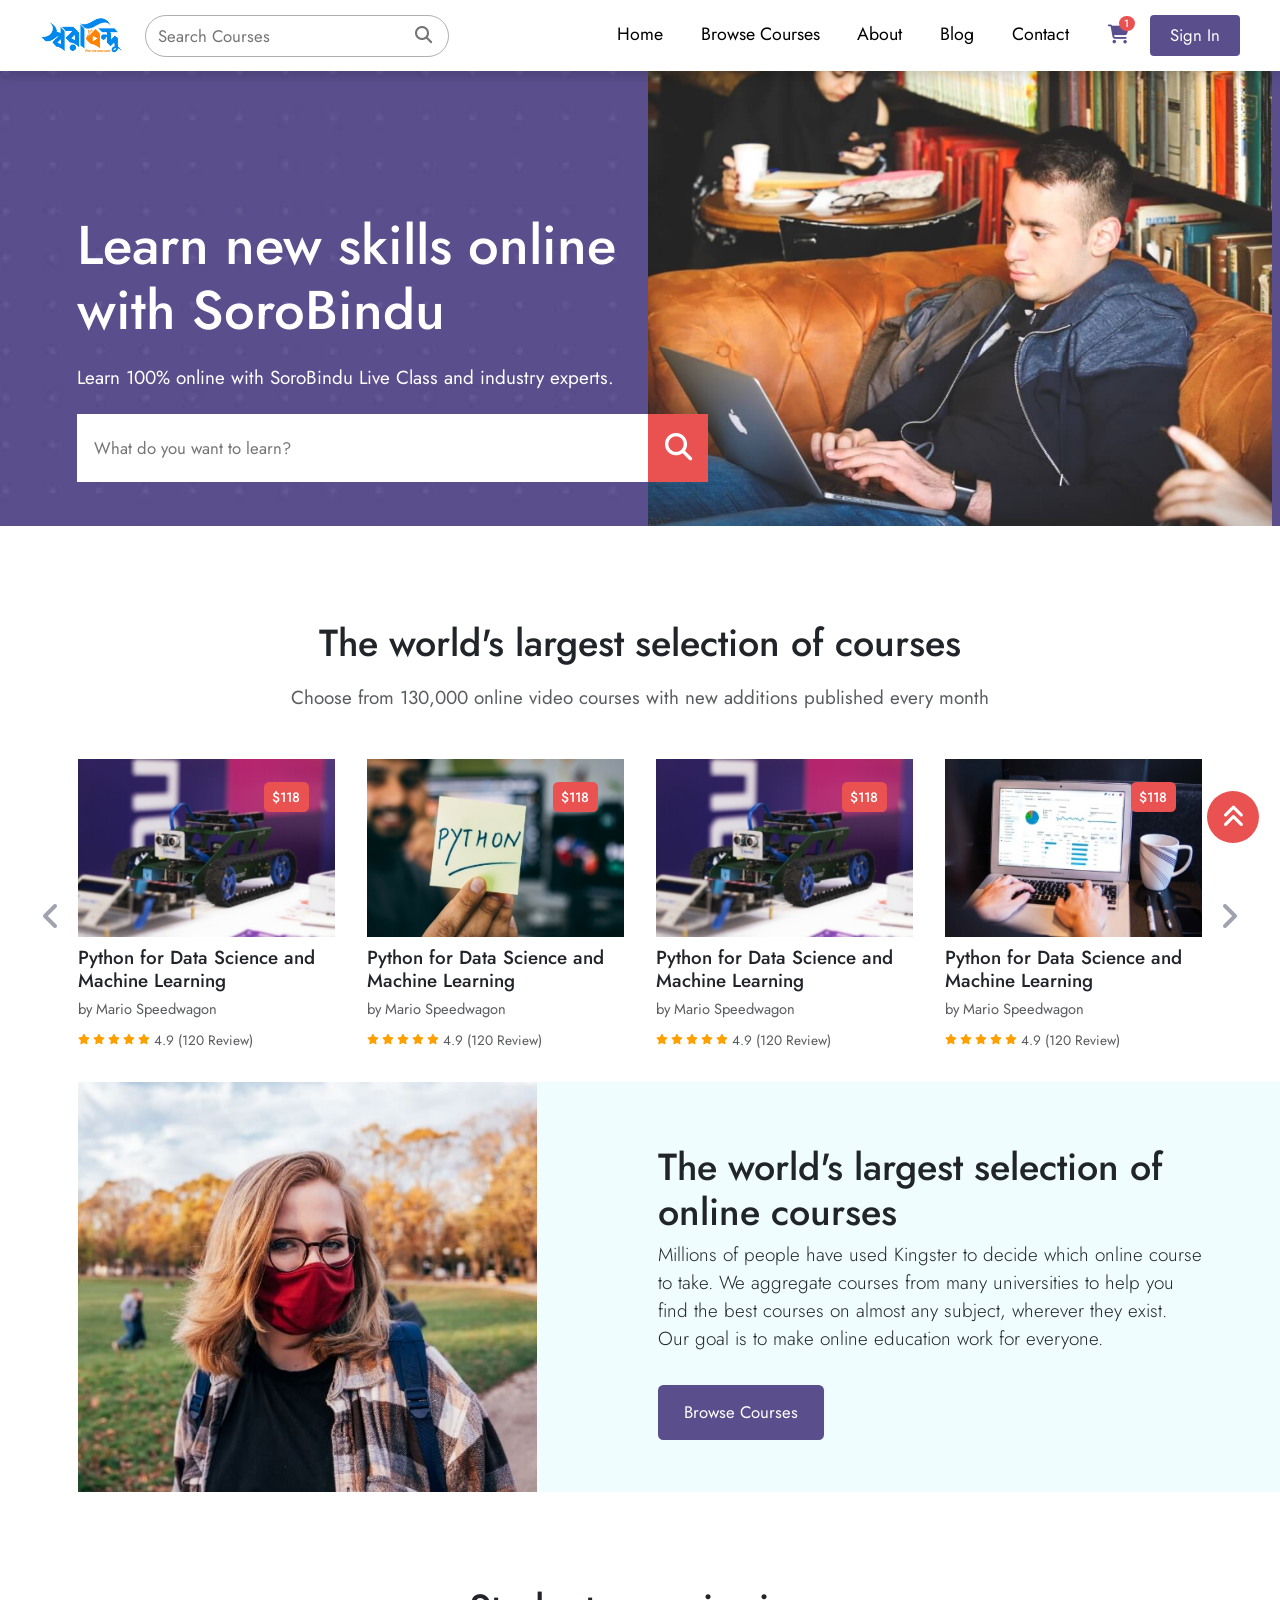
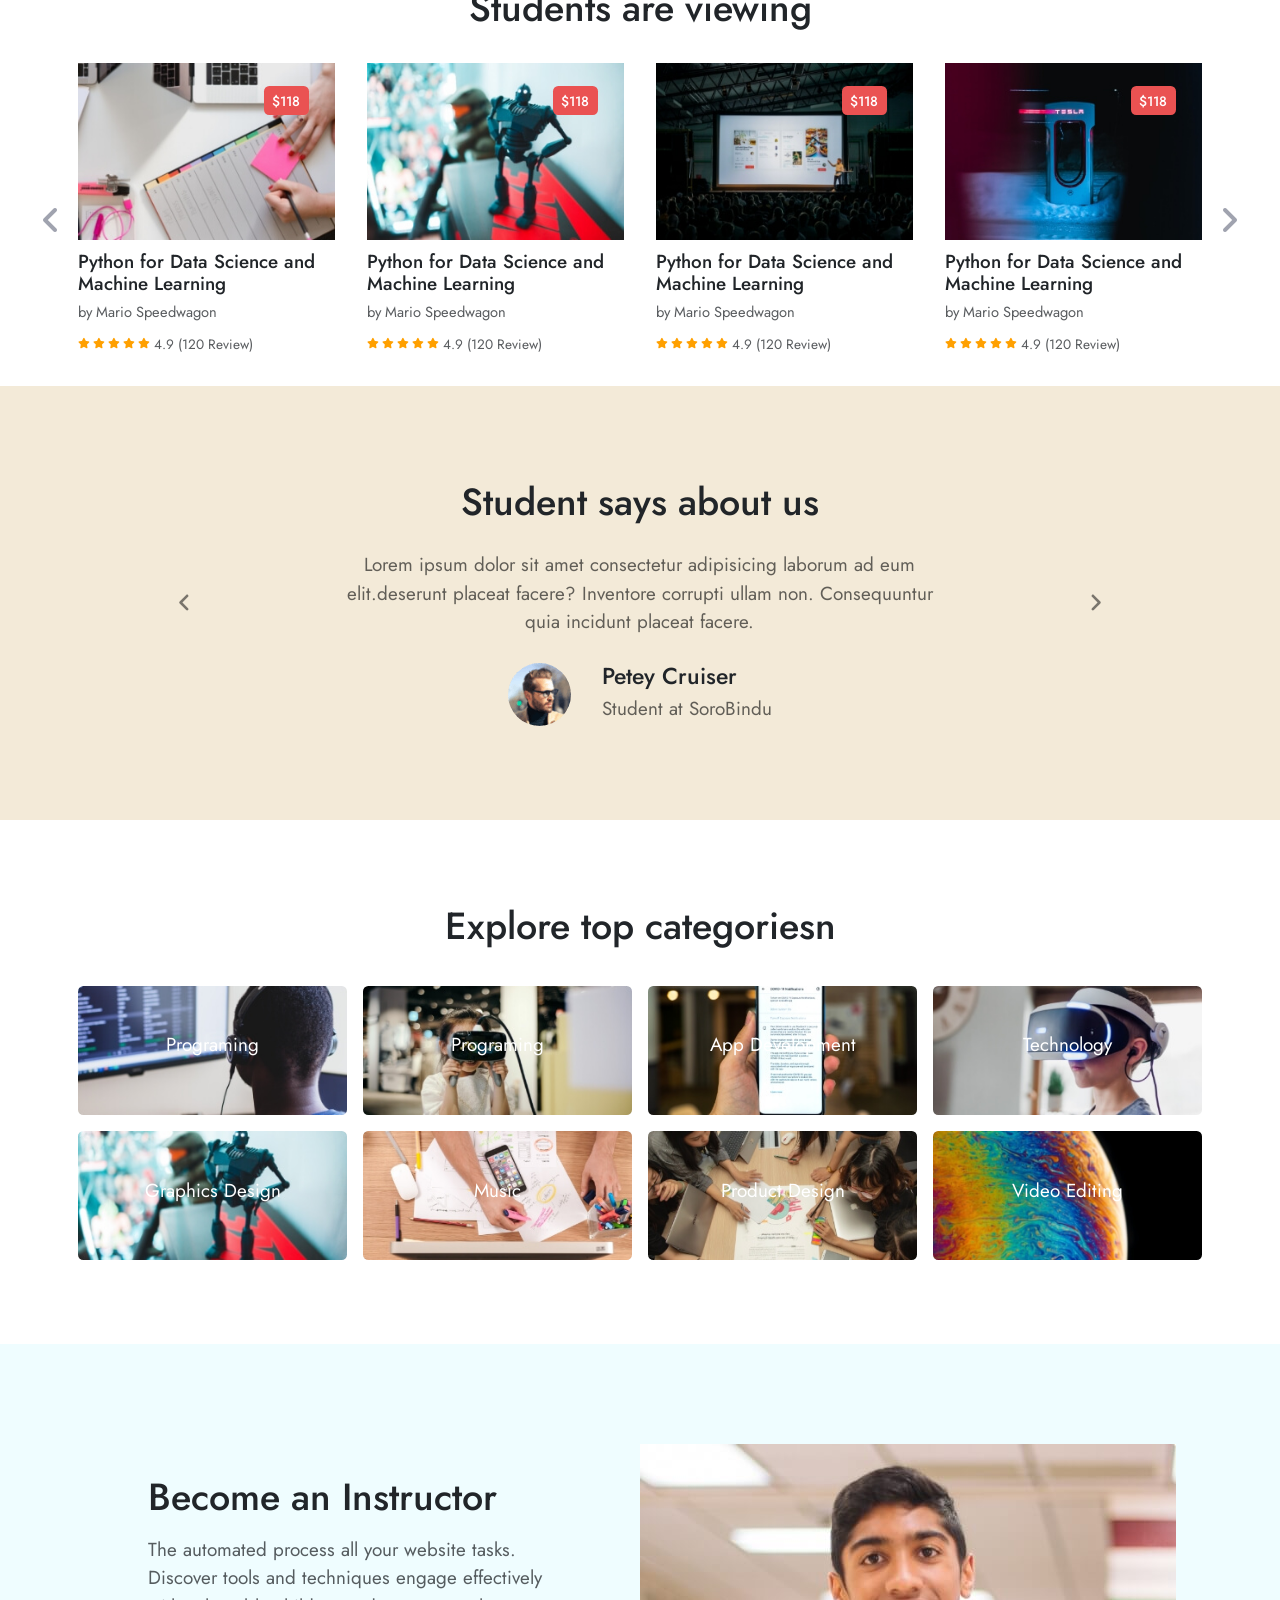
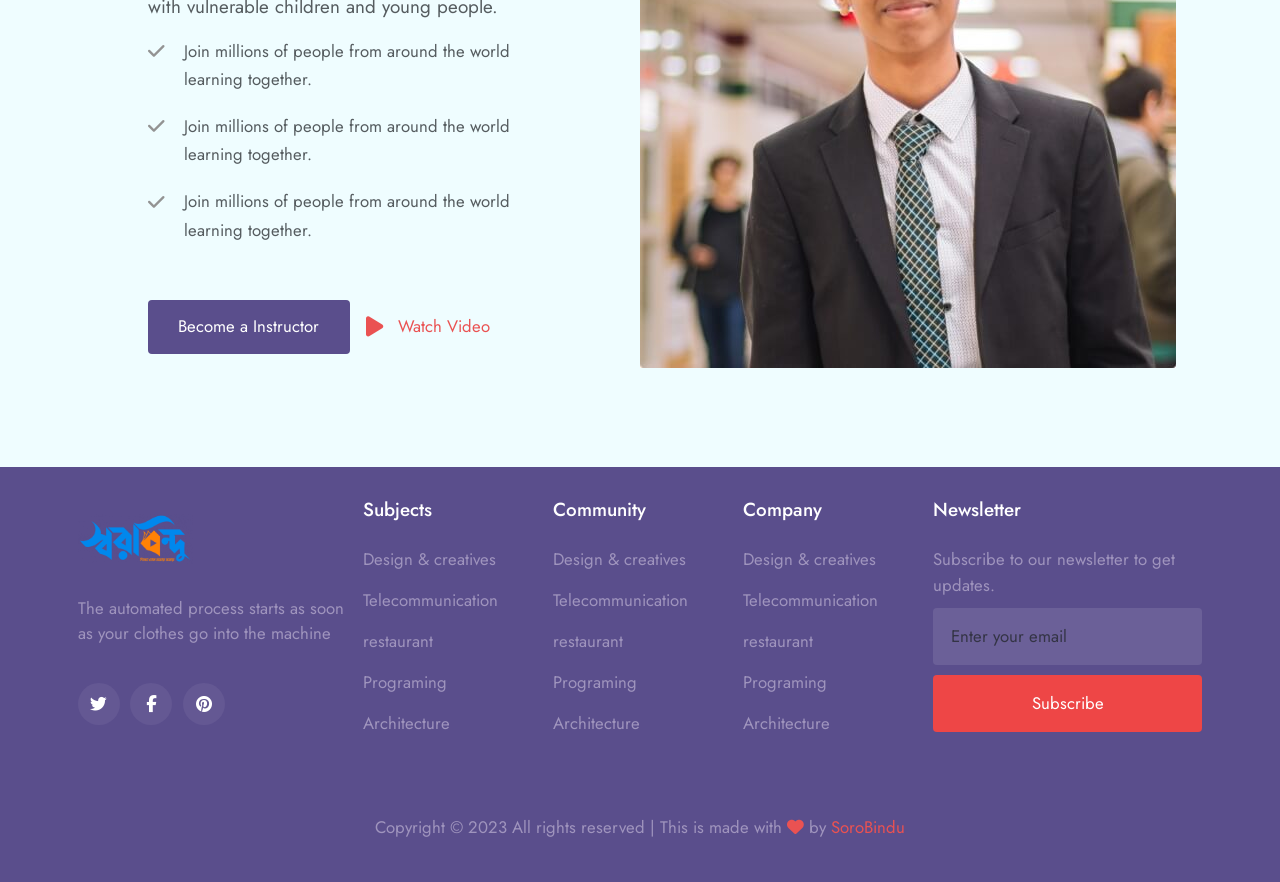
<file: index.html>
<!doctype html>
<html lang="en">
<head>
  <title>Final Exam Template</title>
  <link rel="icon" type="image/x-icon" href="./images/icon/favicon.png">
  <!-- Required meta tags -->
  <meta charset="utf-8">
  <meta name="viewport" content="width=device-width, initial-scale=1, shrink-to-fit=no">
  <!-- Bootstrap CSS v5.2.1 -->
  <link href="https://cdn.jsdelivr.net/npm/bootstrap@5.2.1/dist/css/bootstrap.min.css" rel="stylesheet"
    integrity="sha384-iYQeCzEYFbKjA/T2uDLTpkwGzCiq6soy8tYaI1GyVh/UjpbCx/TYkiZhlZB6+fzT" crossorigin="anonymous">
  <!-- fontawesome 6.2.1 -->
  <link rel="stylesheet" href="https://cdnjs.cloudflare.com/ajax/libs/font-awesome/6.2.1/css/all.min.css" integrity="sha512-MV7K8+y+gLIBoVD59lQIYicR65iaqukzvf/nwasF0nqhPay5w/9lJmVM2hMDcnK1OnMGCdVK+iQrJ7lzPJQd1w==" crossorigin="anonymous" referrerpolicy="no-referrer" />
  <!-- google font  -->
  <link href="https://fonts.googleapis.com/css2?family=Jost:ital,wght@0,100;0,200;0,300;0,400;0,500;0,600;0,700;0,800;0,900;1,100;1,200;1,300;1,400;1,500;1,600;1,700;1,800;1,900&display=swap" rel="stylesheet">
  <!-- style css  -->
  <link rel="stylesheet" href="./css/style.css">
</head>
<!-- body start here -->
<body>
  <header class="sticky-top bg-white shadow">
    <!-- place navbar here -->
    <nav class="navbar navbar-expand-md navbar-light py-0">
          <div class="container">
            <!-- logo  -->
            <a class="navbar-logo" href="#"><img src="./images/logo/Sorobindu.png" alt=""></a>
            <!-- mobile button  -->
            <button class="navbar-toggler d-lg-none" type="button" data-bs-toggle="collapse" data-bs-target="#collapsibleNavId" aria-controls="collapsibleNavId"
                aria-expanded="false" aria-label="Toggle navigation">
                <span class="navbar-toggler-icon"></span>
            </button>
            <!-- navbar  -->
            <div class="collapse navbar-collapse" id="collapsibleNavId">
                <!-- input form  -->
                <div class="search">
                    <span class="fa fa-search"></span>
                    <input placeholder="Search Courses">
                  </div>
                <!-- menu item  -->
                <ul class="my-nav ms-auto mt-2 mt-lg-0">
                    <li><a class="underline" href="./index.html">Home</a></li>
                    <li><a class="underline" href="#">Browse Courses</a></li>
                    <li><a class="underline" href="./about.html">About</a></li>
                    <li><a class="underline" href="#">Blog</a>
                      <ul>
                        <li><a href="#">Blog</a></li>
                        <li><a href="#">Blog Details</a></li>
                        <li><a href="#">Element</a></li>
                      </ul>
                    </li>
                    <li><a class="underline" href="./contact.html">Contact</a></li>
                </ul>
                <!-- cart icon  -->
                <div class="cart-icon">
                  <a href="#">
                    <i class="fa-solid fa-cart-shopping"></i>
                    <span>1</span>
                  </a>
                </div>
                <!-- button  -->
                <button class="btn my-btn my-2 my-sm-0" type="submit">Sign In</button>
            </div>
      </div>
    </nav>
  </header>
  <main>
    <section class="hero-section">
      <div class="container-fluid">
        <div class="row">
          <div class="col-sm-6 col-md-6 col-lg-6 col-xl-6 col-xxl-6">
              <div class="hero-content">
                <h1>Learn new skills online<br>with SoroBindu</h1>
                <p>Learn 100% online with SoroBindu Live Class and industry experts.</p>

                              <!-- search bar  -->
              <div class="input-group mb-3">
                <input type="text" class="search-input" placeholder="What do you want to learn?" >
                <!-- search bar btn  -->
                <button class="btn search-btn" type="button">
                  <i class="fa-solid fa-magnifying-glass"></i>
                </button>
              </div>
              </div>
            </div>
            <div class="col-sm-6 col-md-6 col-lg-6 col-xl-6 col-xxl-6">
              <div class="hero-img">
                <img src="./images/hero/h1_hero1.jpg" alt="">
              </div>
            </div>
        </div>
      </div>
    </section>
    <!-- course section  -->
    <section class="course-section my-5">
        <div class="container">
            <div class="row text-center">
                <div class="col-md-12">
                    <div class="top-text mt-5 mb-5">
                      <h1>The world's largest selection of courses</h1>
                      <p class="text-muted">Choose from 130,000 online video courses with new additions published every month</p>
                    </div>
                </div>
            </div>
            <div class="row gx-5">
              <!-- part-1  -->
                <div class="col-md-3 left-arrow">
                    <div class="images">
                      <img src="./images/gallery/courses2.jpg" alt="">
                    </div>
                    <h5>Python for Data Science and Machine Learning</h5>
                    <p class="text-muted">by Mario Speedwagon</p>
                    <div class="rating d-flex align-items-center">
                      <span>
                        <i class="fa-solid fa-star"></i>
                        <i class="fa-solid fa-star"></i>
                        <i class="fa-solid fa-star"></i>
                        <i class="fa-solid fa-star"></i>
                        <i class="fa-solid fa-star"></i>
                      </span>
                      <p class="text-muted">4.9 (120 Review)</p>
                    </div>
                </div>
                <!-- part-2  -->
                <div class="col-md-3">
                    <div class="images">
                      <img src="./images/gallery/courses1.jpg" alt="">
                    </div>
                    <h5>Python for Data Science and Machine Learning</h5>
                    <p class="text-muted">by Mario Speedwagon</p>
                    <div class="rating d-flex align-items-center">
                      <span>
                        <i class="fa-solid fa-star"></i>
                        <i class="fa-solid fa-star"></i>
                        <i class="fa-solid fa-star"></i>
                        <i class="fa-solid fa-star"></i>
                        <i class="fa-solid fa-star"></i>
                      </span>
                      <p class="text-muted">4.9 (120 Review)</p>
                    </div>
                </div>
                <!-- part-3  -->
                <div class="col-md-3">
                    <div class="images">
                      <img src="./images/gallery/courses2.jpg" alt="">
                    </div>
                    <h5>Python for Data Science and Machine Learning</h5>
                    <p class="text-muted">by Mario Speedwagon</p>
                    <div class="rating d-flex align-items-center">
                      <span>
                        <i class="fa-solid fa-star"></i>
                        <i class="fa-solid fa-star"></i>
                        <i class="fa-solid fa-star"></i>
                        <i class="fa-solid fa-star"></i>
                        <i class="fa-solid fa-star"></i>
                      </span>
                      <p class="text-muted">4.9 (120 Review)</p>
                    </div>
                </div>
                <!-- part-4  -->
                <div class="col-md-3 right-arrow">
                    <div class="images">
                      <img src="./images/gallery/courses3.jpg" alt="">
                    </div>
                    <h5>Python for Data Science and Machine Learning</h5>
                    <p class="text-muted">by Mario Speedwagon</p>
                    <div class="rating d-flex align-items-center">
                      <span>
                        <i class="fa-solid fa-star"></i>
                        <i class="fa-solid fa-star"></i>
                        <i class="fa-solid fa-star"></i>
                        <i class="fa-solid fa-star"></i>
                        <i class="fa-solid fa-star"></i>
                      </span>
                      <p class="text-muted">4.9 (120 Review)</p>
                    </div>
                </div>
            </div>
        </div>
    </section>
<!-- about1 section  -->
    <section class="about1-section">
      <div class="container">
       <div class="row">
           <div class="col-md-5">
               <div class="about-image">
                   <img src="./images/gallery/about1.jpg" alt="">
               </div>
           </div>
           <div class="col-md-7">
               <div class="about-content">
                   <h1>The world's largest selection of <br> online courses</h1>
                   <p>Millions of people have used Kingster to decide which online course to take. We aggregate courses from many universities to help you find the best courses on almost any subject, wherever they exist. Our goal is to make online education work for everyone.
                   </p>
                  <div class="about-button">
                   <a href="#">Browse Courses</a>
                  </div>
               </div>
            </div>
       </div>
      </div>
   </section>
     <!-- course section  -->
     <section class="course-section my-5">
      <div class="container">
          <div class="row text-center">
              <div class="col-md-12">
                  <div class="top-text mt-5 mb-5">
                    <h1>Students are viewing</h1>
                  </div>
              </div>
          </div>
          <div class="row gx-5">
            <!-- part-1  -->
              <div class="col-md-3 left-arrow">
                  <div class="images">
                    <img src="./images/gallery/courses5.jpg" alt="">
                  </div>
                  <h5>Python for Data Science and Machine Learning</h5>
                  <p class="text-muted">by Mario Speedwagon</p>
                  <div class="rating d-flex align-items-center">
                    <span>
                      <i class="fa-solid fa-star"></i>
                      <i class="fa-solid fa-star"></i>
                      <i class="fa-solid fa-star"></i>
                      <i class="fa-solid fa-star"></i>
                      <i class="fa-solid fa-star"></i>
                    </span>
                    <p class="text-muted">4.9 (120 Review)</p>
                  </div>
              </div>
              <!-- part-2  -->
              <div class="col-md-3">
                  <div class="images">
                    <img src="./images/gallery/courses6.jpg" alt="">
                  </div>
                  <h5>Python for Data Science and Machine Learning</h5>
                  <p class="text-muted">by Mario Speedwagon</p>
                  <div class="rating d-flex align-items-center">
                    <span>
                      <i class="fa-solid fa-star"></i>
                      <i class="fa-solid fa-star"></i>
                      <i class="fa-solid fa-star"></i>
                      <i class="fa-solid fa-star"></i>
                      <i class="fa-solid fa-star"></i>
                    </span>
                    <p class="text-muted">4.9 (120 Review)</p>
                  </div>
              </div>
              <!-- part-3  -->
              <div class="col-md-3">
                  <div class="images">
                    <img src="./images/gallery/courses7.jpg" alt="">
                  </div>
                  <h5>Python for Data Science and Machine Learning</h5>
                  <p class="text-muted">by Mario Speedwagon</p>
                  <div class="rating d-flex align-items-center">
                    <span>
                      <i class="fa-solid fa-star"></i>
                      <i class="fa-solid fa-star"></i>
                      <i class="fa-solid fa-star"></i>
                      <i class="fa-solid fa-star"></i>
                      <i class="fa-solid fa-star"></i>
                    </span>
                    <p class="text-muted">4.9 (120 Review)</p>
                  </div>
              </div>
              <!-- part-4  -->
              <div class="col-md-3 right-arrow">
                  <div class="images">
                    <img src="./images/gallery/courses8.jpg" alt="">
                  </div>
                  <h5>Python for Data Science and Machine Learning</h5>
                  <p class="text-muted">by Mario Speedwagon</p>
                  <div class="rating d-flex align-items-center">
                    <span>
                      <i class="fa-solid fa-star"></i>
                      <i class="fa-solid fa-star"></i>
                      <i class="fa-solid fa-star"></i>
                      <i class="fa-solid fa-star"></i>
                      <i class="fa-solid fa-star"></i>
                    </span>
                    <p class="text-muted">4.9 (120 Review)</p>
                  </div>
              </div>
          </div>
      </div>
  </section>
  <!-- testimonial-section  -->
  <section class="testimonial-section py-5">
      <div class="container-fluid">
          <div class="row">
              <div class="col-md-12">
                <!-- carousel  -->
                <div id="carouselExample" class="carousel slide py-5 w-75 mx-auto">
                  <div class="carousel-inner mx-auto  py-5">
                    <div class="carousel-item text-center active">
                        <h1>Student says about us</h1>
                        <p>Lorem ipsum dolor sit amet consectetur adipisicing laborum ad eum<br>elit.deserunt placeat facere? Inventore corrupti ullam non. Consequuntur<br>quia incidunt placeat facere.</p>
                        <!-- profile  -->
                        <div class="testimonial-circle d-flex align-items-start justify-content-center">
                            <div class="circle-img">
                                <img src="./images/gallery/founder-img.png" alt="">
                            </div>
                            <div class="circle-text text-start ms-5">
                                <h5>Petey Cruiser</h5>
                                <p>Student at SoroBindu</p>
                            </div>
                        </div>
                    </div>
                    <div class="carousel-item text-center ">
                        <h1>Student says about us</h1>
                        <p>Lorem ipsum dolor sit amet consectetur adipisicing laborum ad eum<br>elit.deserunt placeat facere? Inventore corrupti ullam non. Consequuntur<br>quia incidunt placeat facere.</p>
                        <!-- profile  -->
                        <div class="testimonial-circle d-flex align-items-start justify-content-center">
                            <div class="circle-img">
                                <img src="./images/gallery/founder-img.png" alt="">
                            </div>
                            <div class="circle-text text-start ms-5">
                                <h5>Petey Cruiser</h5>
                                <p>Student at SoroBindu</p>
                            </div>
                        </div>
                    </div>
                    <div class="carousel-item text-center ">
                        <h1>Student says about us</h1>
                        <p>Lorem ipsum dolor sit amet consectetur adipisicing laborum ad eum<br>elit.deserunt placeat facere? Inventore corrupti ullam non. Consequuntur<br>quia incidunt placeat facere.</p>
                        <!-- profile  -->
                        <div class="testimonial-circle d-flex align-items-start justify-content-center">
                            <div class="circle-img">
                                <img src="./images/gallery/founder-img.png" alt="">
                            </div>
                            <div class="circle-text text-start ms-5">
                                <h5>Petey Cruiser</h5>
                                <p>Student at SoroBindu</p>
                            </div>
                        </div>
                    </div>
                  </div>
                  <!-- previous btn  -->
                  <button class="carousel-control-prev" type="button" data-bs-target="#carouselExample" data-bs-slide="prev">
                    <span class="carousel-control-prev-icon" aria-hidden="true"></span>
                    <span class="visually-hidden">Previous</span>
                  </button>
                  <!-- next btn  -->
                  <button class="carousel-control-next" type="button" data-bs-target="#carouselExample" data-bs-slide="next">
                    <span class="carousel-control-next-icon" aria-hidden="true"></span>
                    <span class="visually-hidden">Next</span>
                  </button>
                </div>
              </div>
          </div>
      </div>
  </section>
  <!-- gallery section  -->
  <section class="gallery-section">
    <div class="container">
        <div class="row text-center mb-5">
            <div class="col-md-12">
                <h1>Explore top categoriesn</h1>
            </div>
        </div>
        <div class="row">
            <div class="col-md-3">
                <div class="box rounded-3">
                    <img src="./images/gallery/categories1.jpg" alt="">
                    <p>Programing</p>
                    <a href="#" class="btn box-btn">View Courses</a>
                </div>
            </div>
            <div class="col-md-3">
                <div class="box rounded-3">
                    <img src="./images/gallery/categories2.jpg" alt="">
                    <p>Programing</p>
                    <a href="#" class="btn box-btn">View Courses</a>
                </div>
            </div>
            <div class="col-md-3">
                <div class="box rounded-3">
                    <img src="./images/gallery/categories3.jpg" alt="">
                    <p>App Development</p>
                    <a href="#" class="btn box-btn">View Courses</a>
                </div>
            </div>
            <div class="col-md-3">
                <div class="box rounded-3">
                    <img src="./images/gallery/categories4.jpg" alt="">
                    <p>Technology</p>
                    <a href="#" class="btn box-btn">View Courses</a>
                </div>
            </div>
        </div>
        <!-- row 2  -->
        <div class="row mt-4">
            <div class="col-md-3">
                <div class="box rounded-3">
                    <img src="./images/gallery/categories5.jpg" alt="">
                    <p>Graphics Design</p>
                    <a href="#" class="btn box-btn">View Courses</a>
                </div>
            </div>
            <div class="col-md-3">
                <div class="box rounded-3">
                    <img src="./images/gallery/categories6.jpg" alt="">
                    <p>Music</p>
                    <a href="#" class="btn box-btn">View Courses</a>
                </div>
            </div>
            <div class="col-md-3">
                <div class="box rounded-3">
                    <img src="./images/gallery/categories7.jpg" alt="">
                    <p>Product Design</p>
                    <a href="#" class="btn box-btn">View Courses</a>
                </div>
            </div>
            <div class="col-md-3">
                <div class="box rounded-3">
                    <img src="./images/gallery/categories8.jpg" alt="">
                    <p>Video Editing</p>
                    <a href="#" class="btn box-btn">View Courses</a>
                </div>
            </div>
        </div>
    </div>
  </section>
  <!-- about section  -->
  <section class="about-section">
      <div class="container">
          <div class="row gx-0">
              <div class="col-md-6 col-lg-6 col-xl-6 col-xxl-6">
                  <div class="about-content mx-auto">
                      <h1>Become an Instructor</h1>
                      <p class="text-muted my-4">The automated process all your website tasks. Discover tools and techniques engage effectively with vulnerable children and young people.</p>
                      <div class="check d-flex align-items-start mb-4">
                          <span><i class="fa-solid fa-check"></i></span>
                          <p class="text-muted">Join millions of people from around the world learning together.</p>
                      </div>
                      <div class="check d-flex align-items-start mb-4">
                          <span><i class="fa-solid fa-check"></i></span>
                          <p class="text-muted">Join millions of people from around the world learning together.</p>
                      </div>
                      <div class="check d-flex align-items-start mb-4">
                          <span><i class="fa-solid fa-check"></i></span>
                          <p class="text-muted">Join millions of people from around the world learning together.</p>
                      </div>
                      <div class="about-btn-box d-flex align-items-center">
                          <a href="#" class="btn about-btn">Become a Instructor</a>
                          <div class="about-btn-icon d-flex align-items-center">
                              <i class="fa-solid fa-play"></i>
                              <span>Watch Video</span>
                          </div>
                      </div>
                  </div>
              </div>
              <div class="col-md-6 col-lg-6 col-xl-6 col-xxl-6">
                  <div class="about-img">
                    <img src="./images/gallery/about2.jpg" alt="">
                  </div>
              </div>
          </div>
      </div>
  </section>
  </main>
  <footer>
    <!-- place footer here -->
    <div class="container">
        <div class="row py-5">
            <div class="col-md-3">
                <div class="footer-logo mb-5 mt-4">
                    <a href="#"><img src="./images/logo/Sorobindu.png" alt=""></a>
                </div>
                <p>The automated process starts as soon as your clothes go into the machine</p>
                <div class="footer-social">
                    <ul>
                      <li class="social"><a href="#"><i class="fa-brands fa-twitter"></i></a></li>
                      <li class="social"><a href="#"><i class="fa-brands fa-facebook-f"></i></a></li>
                      <li class="social"><a href="#"><i class="fa-brands fa-pinterest"></i></a></li>
                    </ul>
                </div>
            </div>
            <div class="col-md-2">
                <h6>Subjects</h6>
                <ul>
                  <li><a href="#">Design & creatives</a></li>
                  <li><a href="#">Telecommunication</a></li>
                  <li><a href="#">restaurant</a></li>
                  <li><a href="#">Programing</a></li>
                  <li><a href="#">Architecture</a></li>
                </ul>
            </div>
            <div class="col-md-2">
                <h6>Community</h6>
                <ul>
                  <li><a href="#">Design & creatives</a></li>
                  <li><a href="#">Telecommunication</a></li>
                  <li><a href="#">restaurant</a></li>
                  <li><a href="#">Programing</a></li>
                  <li><a href="#">Architecture</a></li>
                </ul>
            </div>
            <div class="col-md-2">
                <h6>Company</h6>
                <ul>
                  <li><a href="#">Design & creatives</a></li>
                  <li><a href="#">Telecommunication</a></li>
                  <li><a href="#">restaurant</a></li>
                  <li><a href="#">Programing</a></li>
                  <li><a href="#">Architecture</a></li>
                </ul>
            </div>
            <div class="col-md-3">
              <h6>Newsletter</h6>
                  <p>Subscribe to our newsletter to get updates.</p>
                  <input type="eamil" placeholder="Enter your email" class="form-control our-input py-4">
                  <button type="submit" class="form-control our-btn py-4 mt-3">Subscribe</button>
            </div>
        </div>
        <div class="row text-center py-5">
            <div class="col-md-12">
                <p>Copyright &copy 2023 All rights reserved | This is made with <span><i class="fa-solid fa-heart"></i></span> by <a href="#"><span>SoroBindu</span> </p></a>
            </div>
        </div>
    </div>
  </footer>
  <!-- scrool btn  -->
  <section class="animation-btn">
    <div class="animation-aro">
    <a href="#"><span><i class="fa-solid fa-angles-up"></i>
   </span></a>
   </span>
    </div>
</section>
  <!-- Bootstrap JavaScript Libraries -->
  <script src="https://cdn.jsdelivr.net/npm/@popperjs/core@2.11.6/dist/umd/popper.min.js"
    integrity="sha384-oBqDVmMz9ATKxIep9tiCxS/Z9fNfEXiDAYTujMAeBAsjFuCZSmKbSSUnQlmh/jp3" crossorigin="anonymous">
  </script>

  <script src="https://cdn.jsdelivr.net/npm/bootstrap@5.2.1/dist/js/bootstrap.min.js"
    integrity="sha384-7VPbUDkoPSGFnVtYi0QogXtr74QeVeeIs99Qfg5YCF+TidwNdjvaKZX19NZ/e6oz" crossorigin="anonymous">
  </script>
</body>

</html>
</file>
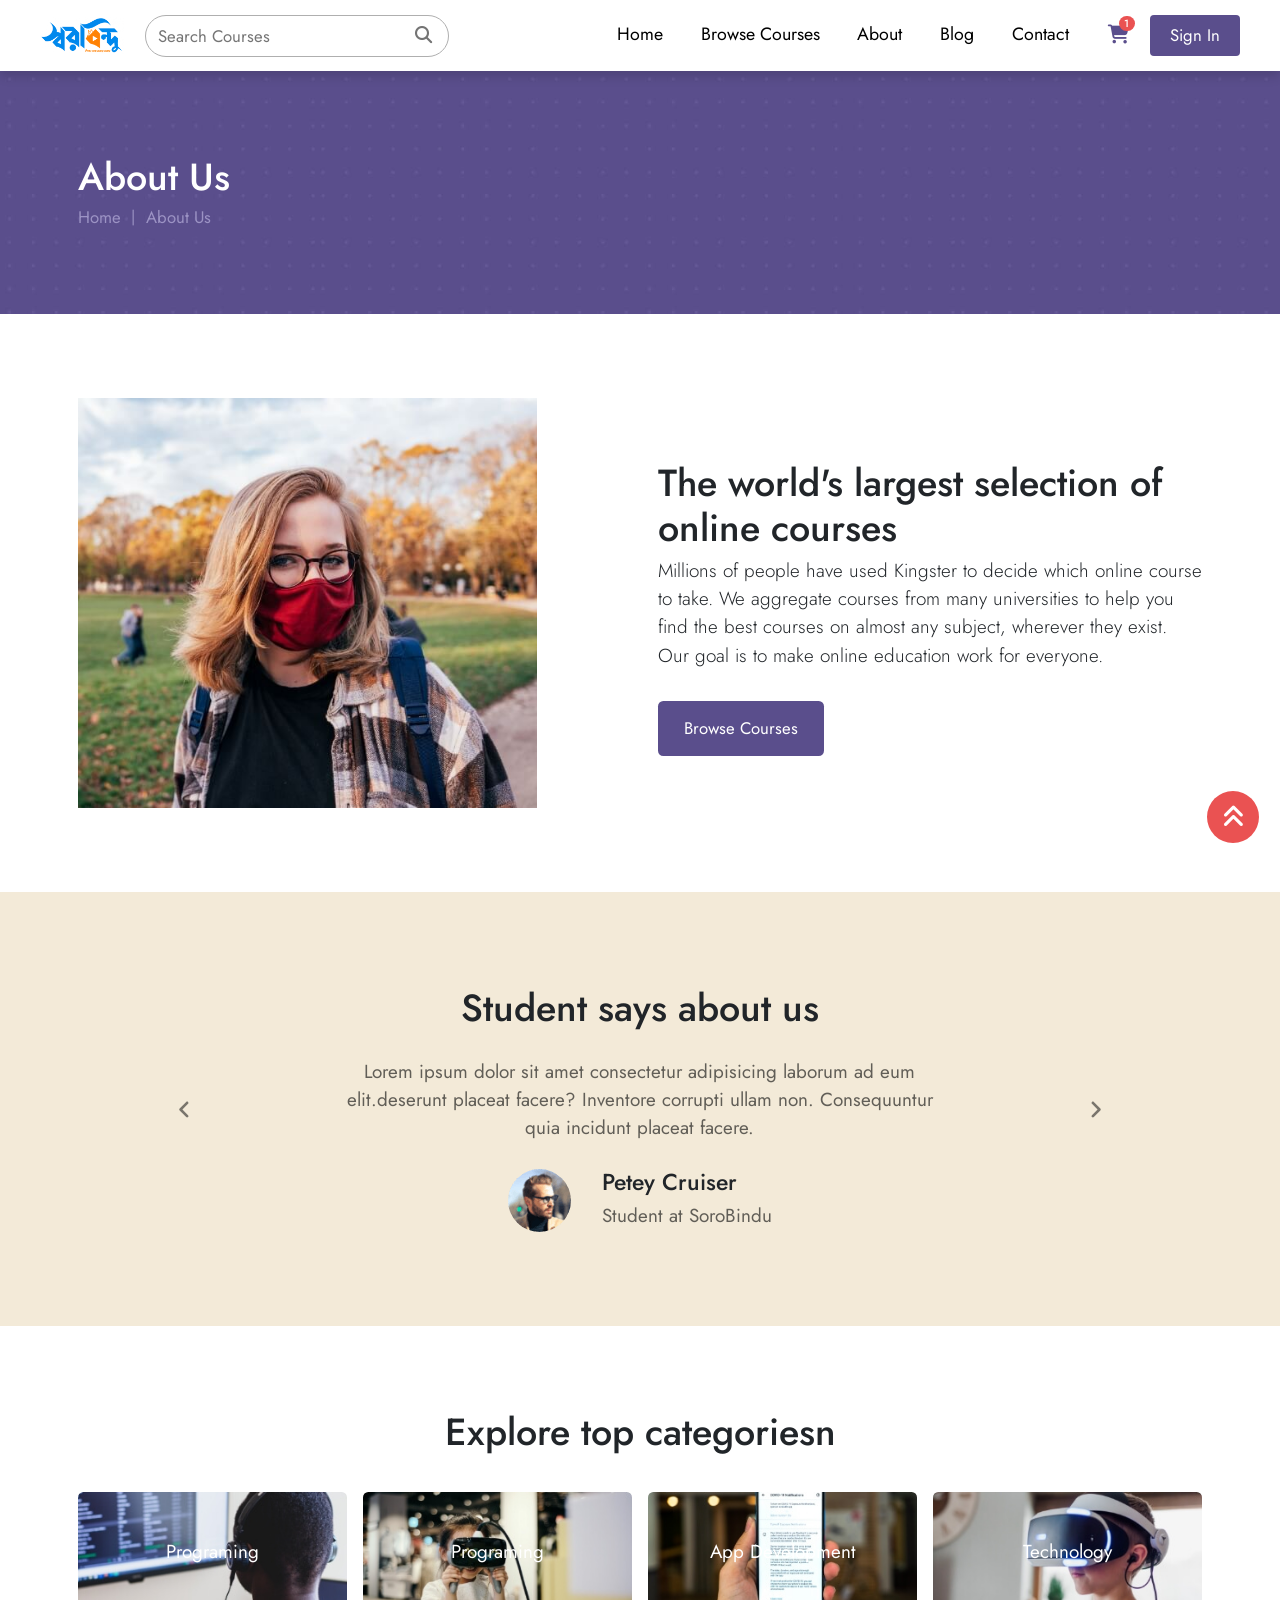
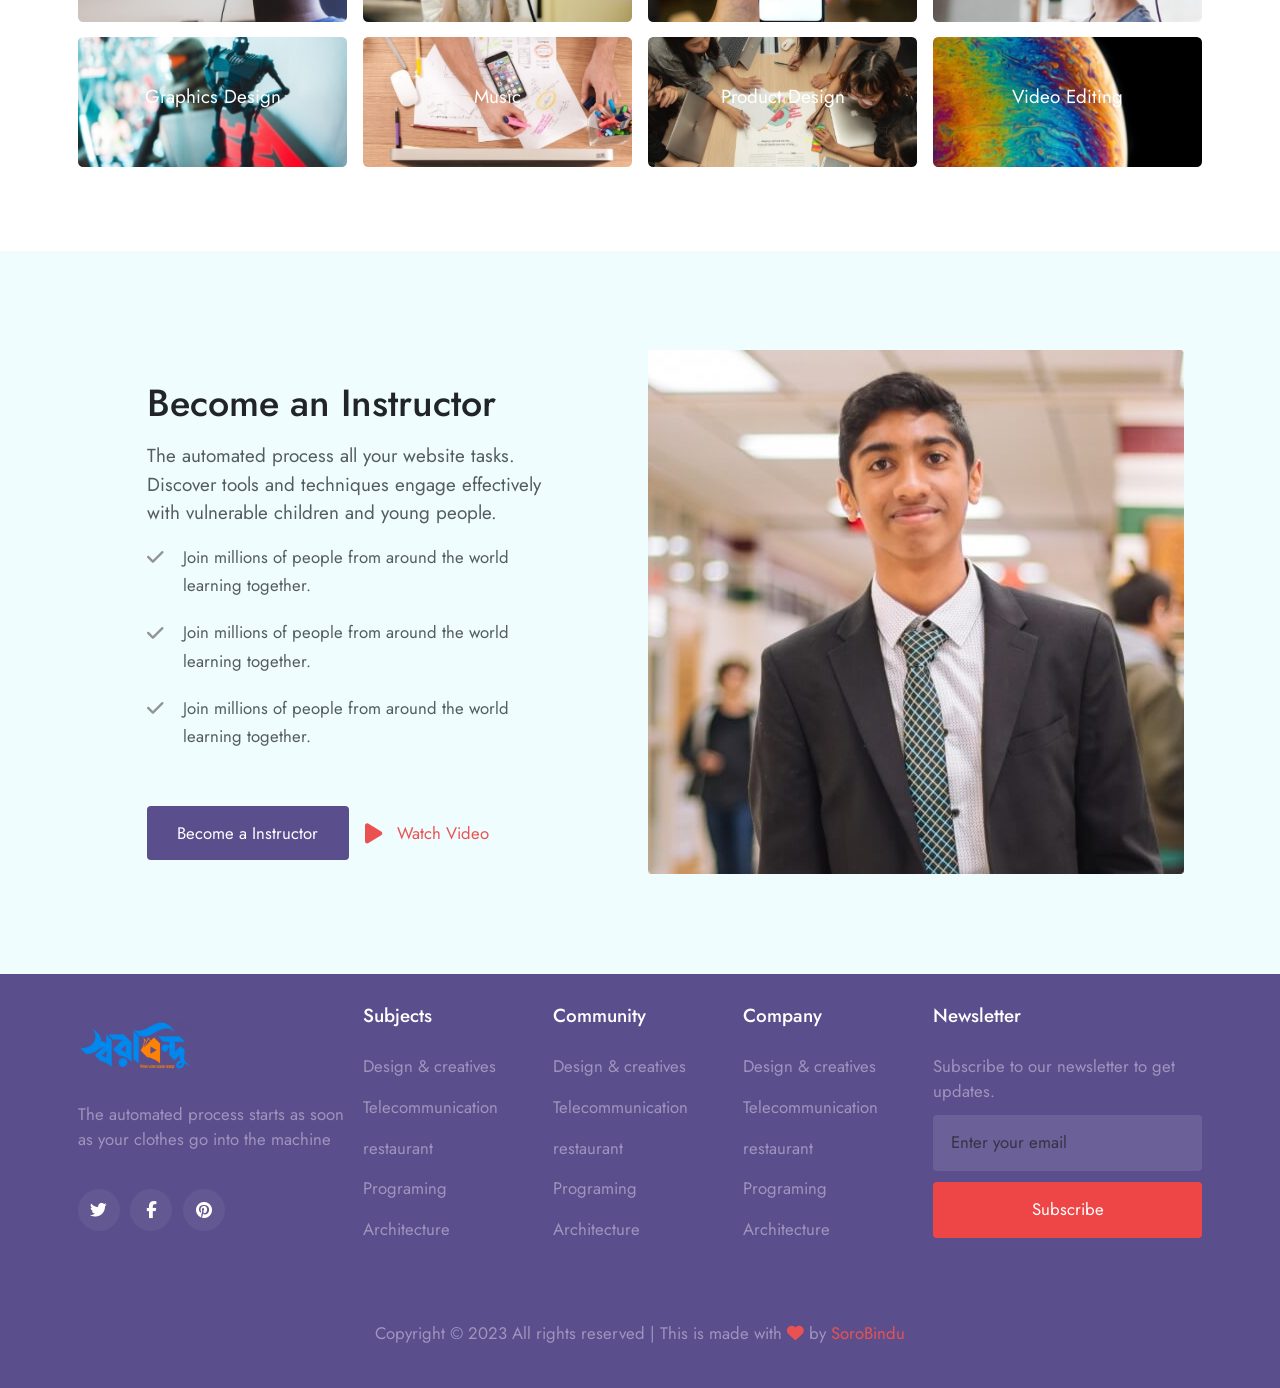
<file: about.html>
<!doctype html>
<html lang="en">
<head>
  <title>Final Exam Template</title>
  <link rel="icon" type="image/x-icon" href="./images/icon/favicon.png">
  <!-- Required meta tags -->
  <meta charset="utf-8">
  <meta name="viewport" content="width=device-width, initial-scale=1, shrink-to-fit=no">
  <!-- Bootstrap CSS v5.2.1 -->
  <link href="https://cdn.jsdelivr.net/npm/bootstrap@5.2.1/dist/css/bootstrap.min.css" rel="stylesheet"
    integrity="sha384-iYQeCzEYFbKjA/T2uDLTpkwGzCiq6soy8tYaI1GyVh/UjpbCx/TYkiZhlZB6+fzT" crossorigin="anonymous">
  <!-- fontawesome 6.2.1 -->
  <link rel="stylesheet" href="https://cdnjs.cloudflare.com/ajax/libs/font-awesome/6.2.1/css/all.min.css" integrity="sha512-MV7K8+y+gLIBoVD59lQIYicR65iaqukzvf/nwasF0nqhPay5w/9lJmVM2hMDcnK1OnMGCdVK+iQrJ7lzPJQd1w==" crossorigin="anonymous" referrerpolicy="no-referrer" />
  <!-- google font  -->
  <link href="https://fonts.googleapis.com/css2?family=Jost:ital,wght@0,100;0,200;0,300;0,400;0,500;0,600;0,700;0,800;0,900;1,100;1,200;1,300;1,400;1,500;1,600;1,700;1,800;1,900&display=swap" rel="stylesheet">
  <!-- style css  -->
  <link rel="stylesheet" href="./css/style.css">
</head>
<!-- body start here -->
<body>
  <header class="sticky-top bg-white shadow">
    <!-- place navbar here -->
    <nav class="navbar navbar-expand-md navbar-light py-0">
          <div class="container">
            <!-- logo  -->
            <a class="navbar-logo" href="#"><img src="./images/logo/Sorobindu.png" alt=""></a>
            <!-- mobile button  -->
            <button class="navbar-toggler d-lg-none" type="button" data-bs-toggle="collapse" data-bs-target="#collapsibleNavId" aria-controls="collapsibleNavId"
                aria-expanded="false" aria-label="Toggle navigation">
                <span class="navbar-toggler-icon"></span>
            </button>
            <!-- navbar  -->
            <div class="collapse navbar-collapse" id="collapsibleNavId">
                <!-- input form  -->
                <div class="search">
                    <span class="fa fa-search"></span>
                    <input placeholder="Search Courses">
                  </div>
                <!-- menu item  -->
                <ul class="my-nav ms-auto mt-2 mt-lg-0">
                    <li><a class="underline" href="./index.html">Home</a></li>
                    <li><a class="underline" href="#">Browse Courses</a></li>
                    <li><a class="underline" href="./about.html">About</a></li>
                    <li><a class="underline" href="#">Blog</a>
                      <ul>
                        <li><a href="#">Blog</a></li>
                        <li><a href="#">Blog Details</a></li>
                        <li><a href="#">Element</a></li>
                      </ul>
                    </li>
                    <li><a class="underline" href="./contact.html">Contact</a></li>
                </ul>
                <!-- cart icon  -->
                <div class="cart-icon">
                  <a href="#">
                    <i class="fa-solid fa-cart-shopping"></i>
                    <span>1</span>
                  </a>
                </div>
                <!-- button  -->
                <button class="btn my-btn my-2 my-sm-0" type="submit">Sign In</button>
            </div>
      </div>
    </nav>
  </header>
  <main>
    <!-- banner section  -->
<section class="about-banner">
    <div class="container">
        <div class="row">
            <div class="col-md-12">
                <h1>About Us</h1>
                  <ul class="d-flex">
                    <li><a href="./index.html" class="border-right">Home</a></li>
                    <span>|</span>
                    <li><a href="./about.html">About Us</a></li>
                  </ul>
            </div>
        </div>
    </div>
</section>
<!-- about1 section  -->
<section class="about2-section">
    <div class="container">
     <div class="row">
         <div class="col-md-5">
             <div class="about-image">
                 <img src="./images/gallery/about1.jpg" alt="">
             </div>
         </div>
         <div class="col-md-7">
             <div class="about-content">
                 <h1>The world's largest selection of <br> online courses</h1>
                 <p>Millions of people have used Kingster to decide which online course to take. We aggregate courses from many universities to help you find the best courses on almost any subject, wherever they exist. Our goal is to make online education work for everyone.
                 </p>
                <div class="about-button">
                 <a href="#">Browse Courses</a>
                </div>
             </div>
          </div>
     </div>
    </div>
 </section>
  <!-- testimonial-section  -->
  <section class="testimonial-section py-5">
      <div class="container-fluid">
          <div class="row">
              <div class="col-md-12">
                <!-- carousel  -->
                <div id="carouselExample" class="carousel slide py-5 w-75 mx-auto">
                  <div class="carousel-inner mx-auto  py-5">
                    <div class="carousel-item text-center active">
                        <h1>Student says about us</h1>
                        <p>Lorem ipsum dolor sit amet consectetur adipisicing laborum ad eum<br>elit.deserunt placeat facere? Inventore corrupti ullam non. Consequuntur<br>quia incidunt placeat facere.</p>
                        <!-- profile  -->
                        <div class="testimonial-circle d-flex align-items-start justify-content-center">
                            <div class="circle-img">
                                <img src="./images/gallery/founder-img.png" alt="">
                            </div>
                            <div class="circle-text text-start ms-5">
                                <h5>Petey Cruiser</h5>
                                <p>Student at SoroBindu</p>
                            </div>
                        </div>
                    </div>
                    <div class="carousel-item text-center ">
                        <h1>Student says about us</h1>
                        <p>Lorem ipsum dolor sit amet consectetur adipisicing laborum ad eum<br>elit.deserunt placeat facere? Inventore corrupti ullam non. Consequuntur<br>quia incidunt placeat facere.</p>
                        <!-- profile  -->
                        <div class="testimonial-circle d-flex align-items-start justify-content-center">
                            <div class="circle-img">
                                <img src="./images/gallery/founder-img.png" alt="">
                            </div>
                            <div class="circle-text text-start ms-5">
                                <h5>Petey Cruiser</h5>
                                <p>Student at SoroBindu</p>
                            </div>
                        </div>
                    </div>
                    <div class="carousel-item text-center ">
                        <h1>Student says about us</h1>
                        <p>Lorem ipsum dolor sit amet consectetur adipisicing laborum ad eum<br>elit.deserunt placeat facere? Inventore corrupti ullam non. Consequuntur<br>quia incidunt placeat facere.</p>
                        <!-- profile  -->
                        <div class="testimonial-circle d-flex align-items-start justify-content-center">
                            <div class="circle-img">
                                <img src="./images/gallery/founder-img.png" alt="">
                            </div>
                            <div class="circle-text text-start ms-5">
                                <h5>Petey Cruiser</h5>
                                <p>Student at SoroBindu</p>
                            </div>
                        </div>
                    </div>
                  </div>
                  <!-- previous btn  -->
                  <button class="carousel-control-prev" type="button" data-bs-target="#carouselExample" data-bs-slide="prev">
                    <span class="carousel-control-prev-icon" aria-hidden="true"></span>
                    <span class="visually-hidden">Previous</span>
                  </button>
                  <!-- next btn  -->
                  <button class="carousel-control-next" type="button" data-bs-target="#carouselExample" data-bs-slide="next">
                    <span class="carousel-control-next-icon" aria-hidden="true"></span>
                    <span class="visually-hidden">Next</span>
                  </button>
                </div>
              </div>
          </div>
      </div>
  </section>
  <!-- gallery section  -->
  <section class="gallery-section">
    <div class="container">
        <div class="row text-center mb-5">
            <div class="col-md-12">
                <h1>Explore top categoriesn</h1>
            </div>
        </div>
        <div class="row">
            <div class="col-md-3">
                <div class="box rounded-3">
                    <img src="./images/gallery/categories1.jpg" alt="">
                    <p>Programing</p>
                    <a href="#" class="btn box-btn">View Courses</a>
                </div>
            </div>
            <div class="col-md-3">
                <div class="box rounded-3">
                    <img src="./images/gallery/categories2.jpg" alt="">
                    <p>Programing</p>
                    <a href="#" class="btn box-btn">View Courses</a>
                </div>
            </div>
            <div class="col-md-3">
                <div class="box rounded-3">
                    <img src="./images/gallery/categories3.jpg" alt="">
                    <p>App Development</p>
                    <a href="#" class="btn box-btn">View Courses</a>
                </div>
            </div>
            <div class="col-md-3">
                <div class="box rounded-3">
                    <img src="./images/gallery/categories4.jpg" alt="">
                    <p>Technology</p>
                    <a href="#" class="btn box-btn">View Courses</a>
                </div>
            </div>
        </div>
        <!-- row 2  -->
        <div class="row mt-4">
            <div class="col-md-3">
                <div class="box rounded-3">
                    <img src="./images/gallery/categories5.jpg" alt="">
                    <p>Graphics Design</p>
                    <a href="#" class="btn box-btn">View Courses</a>
                </div>
            </div>
            <div class="col-md-3">
                <div class="box rounded-3">
                    <img src="./images/gallery/categories6.jpg" alt="">
                    <p>Music</p>
                    <a href="#" class="btn box-btn">View Courses</a>
                </div>
            </div>
            <div class="col-md-3">
                <div class="box rounded-3">
                    <img src="./images/gallery/categories7.jpg" alt="">
                    <p>Product Design</p>
                    <a href="#" class="btn box-btn">View Courses</a>
                </div>
            </div>
            <div class="col-md-3">
                <div class="box rounded-3">
                    <img src="./images/gallery/categories8.jpg" alt="">
                    <p>Video Editing</p>
                    <a href="#" class="btn box-btn">View Courses</a>
                </div>
            </div>
        </div>
    </div>
  </section>
  <!-- about section  -->
  <section class="about-section">
      <div class="container">
          <div class="row">
              <div class="col-md-6">
                  <div class="about-content mx-auto">
                      <h1>Become an Instructor</h1>
                      <p class="text-muted my-4">The automated process all your website tasks. Discover tools and techniques engage effectively with vulnerable children and young people.</p>
                      <div class="check d-flex align-items-start mb-4">
                          <span><i class="fa-solid fa-check"></i></span>
                          <p class="text-muted">Join millions of people from around the world learning together.</p>
                      </div>
                      <div class="check d-flex align-items-start mb-4">
                          <span><i class="fa-solid fa-check"></i></span>
                          <p class="text-muted">Join millions of people from around the world learning together.</p>
                      </div>
                      <div class="check d-flex align-items-start mb-4">
                          <span><i class="fa-solid fa-check"></i></span>
                          <p class="text-muted">Join millions of people from around the world learning together.</p>
                      </div>
                      <div class="about-btn-box d-flex align-items-center">
                          <a href="#" class="btn about-btn">Become a Instructor</a>
                          <div class="about-btn-icon d-flex align-items-center">
                              <i class="fa-solid fa-play"></i>
                              <span>Watch Video</span>
                          </div>
                      </div>
                  </div>
              </div>
              <div class="col-md-6">
                  <div class="about-img">
                    <img src="./images/gallery/about2.jpg" alt="">
                  </div>
              </div>
          </div>
      </div>
  </section>
  </main>
  <footer>
    <!-- place footer here -->
    <div class="container">
        <div class="row py-5">
            <div class="col-md-3">
                <div class="footer-logo mb-5 mt-4">
                    <img src="./images/logo/Sorobindu.png" alt="">
                </div>
                <p>The automated process starts as soon as your clothes go into the machine</p>
                <div class="footer-social">
                    <ul>
                        <li class="social"><a href="#"><i class="fa-brands fa-twitter"></i></a></li>
                        <li class="social"><a href="#"><i class="fa-brands fa-facebook-f"></i></a></li>
                        <li class="social"><a href="#"><i class="fa-brands fa-pinterest"></i></a></li>
                      </ul>
                </div>
            </div>
            <div class="col-md-2">
                <h6>Subjects</h6>
                <ul>
                  <li><a href="#">Design & creatives</a></li>
                  <li><a href="#">Telecommunication</a></li>
                  <li><a href="#">restaurant</a></li>
                  <li><a href="#">Programing</a></li>
                  <li><a href="#">Architecture</a></li>
                </ul>
            </div>
            <div class="col-md-2">
                <h6>Community</h6>
                <ul>
                  <li><a href="#">Design & creatives</a></li>
                  <li><a href="#">Telecommunication</a></li>
                  <li><a href="#">restaurant</a></li>
                  <li><a href="#">Programing</a></li>
                  <li><a href="#">Architecture</a></li>
                </ul>
            </div>
            <div class="col-md-2">
                <h6>Company</h6>
                <ul>
                  <li><a href="#">Design & creatives</a></li>
                  <li><a href="#">Telecommunication</a></li>
                  <li><a href="#">restaurant</a></li>
                  <li><a href="#">Programing</a></li>
                  <li><a href="#">Architecture</a></li>
                </ul>
            </div>
            <div class="col-md-3">
              <h6>Newsletter</h6>
                  <p>Subscribe to our newsletter to get updates.</p>
                  <input type="eamil" placeholder="Enter your email" class="form-control our-input py-4">
                  <button type="submit" class="form-control our-btn py-4 mt-3">Subscribe</button>
            </div>
        </div>
        <div class="row text-center py-5">
            <div class="col-md-12">
                <p>Copyright &copy 2023 All rights reserved | This is made with <span><i class="fa-solid fa-heart"></i></span> by <a href="#"><span>SoroBindu</span> </p></a> </p>
            </div>
        </div>
    </div>
  </footer>
    <!-- scrool btn  -->
    <section class="animation-btn">
        <div class="animation-aro">
        <a href="#"><span><i class="fa-solid fa-angles-up"></i>
       </span></a>
       </span>
        </div>
    </section>
  <!-- Bootstrap JavaScript Libraries -->
  <script src="https://cdn.jsdelivr.net/npm/@popperjs/core@2.11.6/dist/umd/popper.min.js"
    integrity="sha384-oBqDVmMz9ATKxIep9tiCxS/Z9fNfEXiDAYTujMAeBAsjFuCZSmKbSSUnQlmh/jp3" crossorigin="anonymous">
  </script>

  <script src="https://cdn.jsdelivr.net/npm/bootstrap@5.2.1/dist/js/bootstrap.min.js"
    integrity="sha384-7VPbUDkoPSGFnVtYi0QogXtr74QeVeeIs99Qfg5YCF+TidwNdjvaKZX19NZ/e6oz" crossorigin="anonymous">
  </script>
</body>

</html>
</file>
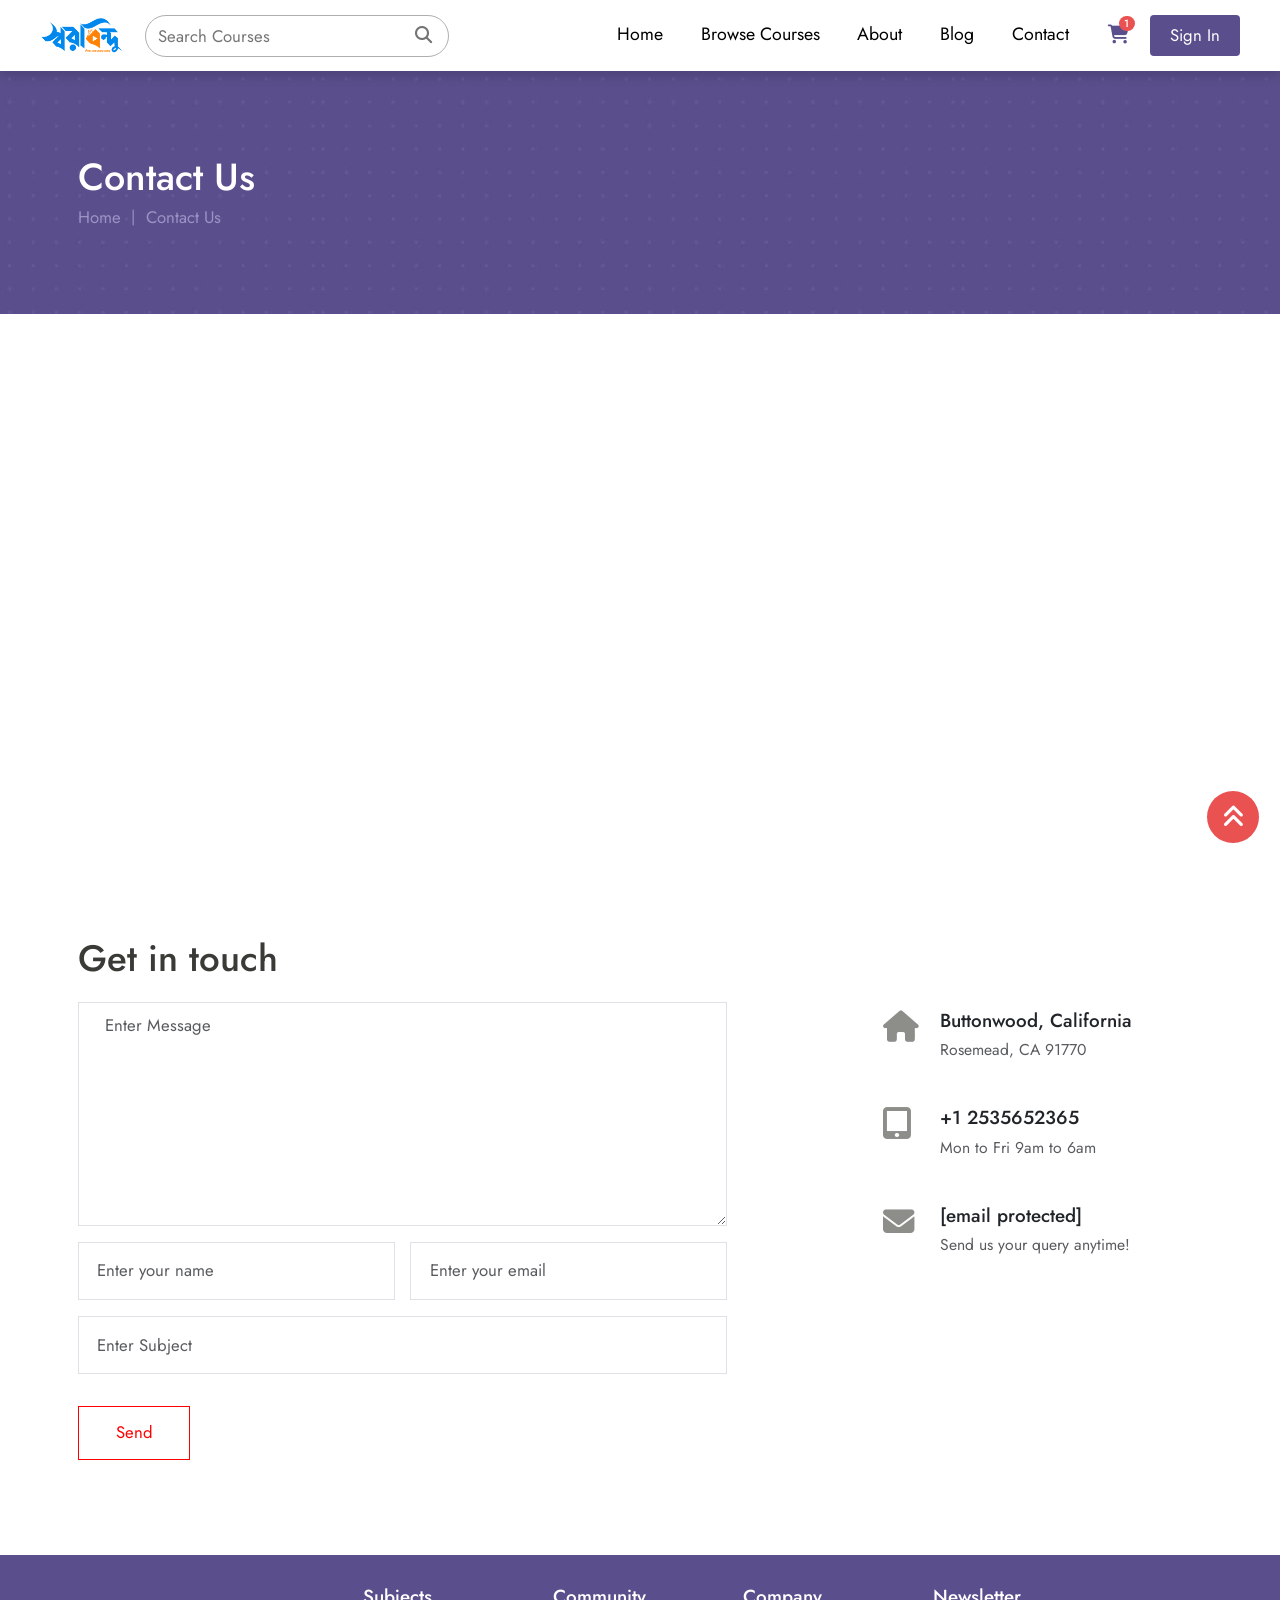
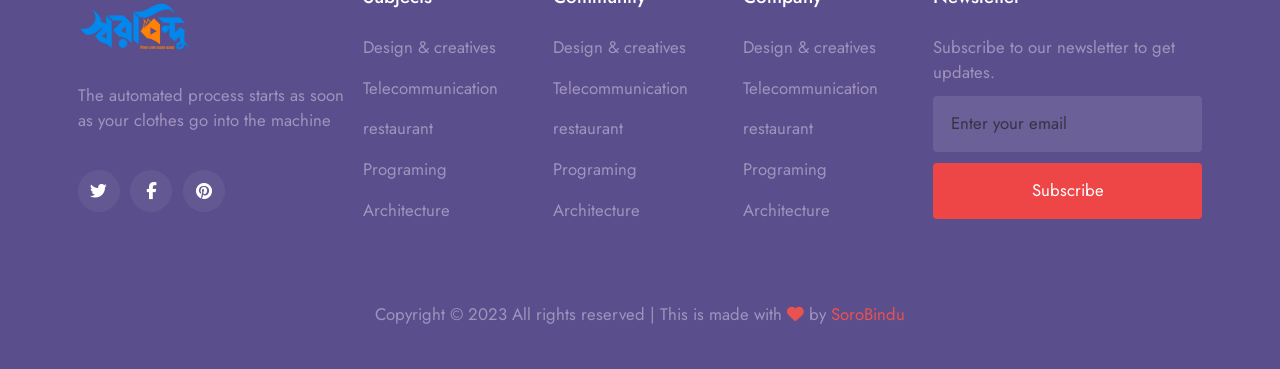
<file: contact.html>
<!doctype html>
<html lang="en">
<head>
  <title>Final Exam Template</title>
  <link rel="icon" type="image/x-icon" href="./images/icon/favicon.png">
  <!-- Required meta tags -->
  <meta charset="utf-8">
  <meta name="viewport" content="width=device-width, initial-scale=1, shrink-to-fit=no">
  <!-- Bootstrap CSS v5.2.1 -->
  <link href="https://cdn.jsdelivr.net/npm/bootstrap@5.2.1/dist/css/bootstrap.min.css" rel="stylesheet"
    integrity="sha384-iYQeCzEYFbKjA/T2uDLTpkwGzCiq6soy8tYaI1GyVh/UjpbCx/TYkiZhlZB6+fzT" crossorigin="anonymous">
  <!-- fontawesome 6.2.1 -->
  <link rel="stylesheet" href="https://cdnjs.cloudflare.com/ajax/libs/font-awesome/6.2.1/css/all.min.css" integrity="sha512-MV7K8+y+gLIBoVD59lQIYicR65iaqukzvf/nwasF0nqhPay5w/9lJmVM2hMDcnK1OnMGCdVK+iQrJ7lzPJQd1w==" crossorigin="anonymous" referrerpolicy="no-referrer" />
  <!-- google font  -->
  <link href="https://fonts.googleapis.com/css2?family=Jost:ital,wght@0,100;0,200;0,300;0,400;0,500;0,600;0,700;0,800;0,900;1,100;1,200;1,300;1,400;1,500;1,600;1,700;1,800;1,900&display=swap" rel="stylesheet">
  <!-- style css  -->
  <link rel="stylesheet" href="./css/style.css">
</head>
<!-- body start here -->
<body>
  <header class="sticky-top bg-white shadow">
    <!-- place navbar here -->
    <nav class="navbar navbar-expand-md navbar-light py-0">
          <div class="container">
            <!-- logo  -->
            <a class="navbar-logo" href="#"><img src="./images/logo/Sorobindu.png" alt=""></a>
            <!-- mobile button  -->
            <button class="navbar-toggler d-lg-none" type="button" data-bs-toggle="collapse" data-bs-target="#collapsibleNavId" aria-controls="collapsibleNavId"
                aria-expanded="false" aria-label="Toggle navigation">
                <span class="navbar-toggler-icon"></span>
            </button>
            <!-- navbar  -->
            <div class="collapse navbar-collapse" id="collapsibleNavId">
                <!-- input form  -->
                <div class="search">
                    <span class="fa fa-search"></span>
                    <input placeholder="Search Courses">
                  </div>
                <!-- menu item  -->
                <ul class="my-nav ms-auto mt-2 mt-lg-0">
                    <li><a class="underline" href="./index.html">Home</a></li>
                    <li><a class="underline" href="#">Browse Courses</a></li>
                    <li><a class="underline" href="./about.html">About</a></li>
                    <li><a class="underline" href="#">Blog</a>
                      <ul>
                        <li><a href="#">Blog</a></li>
                        <li><a href="#">Blog Details</a></li>
                        <li><a href="#">Element</a></li>
                      </ul>
                    </li>
                    <li><a class="underline" href="./contact.html">Contact</a></li>
                </ul>
                <!-- cart icon  -->
                <div class="cart-icon">
                  <a href="#">
                    <i class="fa-solid fa-cart-shopping"></i>
                    <span>1</span>
                  </a>
                </div>
                <!-- button  -->
                <button class="btn my-btn my-2 my-sm-0" type="submit">Sign In</button>
            </div>
      </div>
    </nav>
  </header>
  <main>
    <!-- banner section  -->
<section class="about-banner">
    <div class="container">
        <div class="row">
            <div class="col-md-12">
                <h1>Contact Us</h1>
                  <ul class="d-flex">
                    <li><a href="./index.html" class="border-right">Home</a></li>
                    <span>|</span>
                    <li><a href="./contact.html">Contact Us</a></li>
                  </ul>
            </div>
        </div>
    </div>
</section>
<!-- location section  -->
<section class="contact-location">
    <div class="container">
        <div class="row">
            <div class="col-md-12">
                <iframe src="https://www.google.com/maps/embed?pb=!1m18!1m12!1m3!1d3610.1785113272326!2d55.270149217459235!3d25.197201793935413!2m3!1f0!2f0!3f0!3m2!1i1024!2i768!4f13.1!3m3!1m2!1s0x3e5f43348a67e24b%3A0xff45e502e1ceb7e2!2sBurj%20Khalifa!5e0!3m2!1sen!2sbd!4v1674475408921!5m2!1sen!2sbd" width="100%" height="450" style="border:0;" allowfullscreen="" loading="lazy" referrerpolicy="no-referrer-when-downgrade"></iframe>
            </div>
        </div>
    </div>
</section>
<!-- form-section -->

<section class="frm-section mt-3">
    <div class="container">
        <div class="row">
           <div class="col-xl-7">
                <div class="data">
                    <h4>Get in touch</h4>
                      <form action="">
                          <textarea class="form-control rounded-0" name="" id="" cols="10" rows="8" placeholder="Enter Message"></textarea>
                          <div class="row mt-4 mb-4">
                                <div class="col-xl-6">
                                    <input class="form-control rounded-0 py-4" type="text" class="w100 p" placeholder="Enter your name">
                                </div>
                                <div class="col-xl-6">
                                  <input class="form-control rounded-0 py-4" type="email" class="w100 p" placeholder="Enter your email">
                                </div>
                          </div>
                          <input class="form-control rounded-0 py-4" type="text" class="l" placeholder="Enter Subject"><br><br>
                          <button type="submit" class="s">Send</button>
                      </form>
                </div>
           </div>
           <div class="col-xl-5">
              <div class="form-icon">
                  <div class="california">
                     <ul>
                        <li>Buttonwood, California <br><span class="text-muted">Rosemead, CA 91770</span></li>
                        <li>+1 2535652365 <br><span class="text-muted">Mon to Fri 9am to 6am</span></li>
                        <li>[email protected]<br><span class="text-muted">Send us your query anytime!</span></li>
                     </ul>
                  </div>
              </div>
           </div>
        </div>
    </div>
</section>
</main>
  <footer>
    <!-- place footer here -->
    <div class="container">
        <div class="row py-5">
            <div class="col-md-3">
                <div class="footer-logo mb-5 mt-4">
                    <img src="./images/logo/Sorobindu.png" alt="">
                </div>
                <p>The automated process starts as soon as your clothes go into the machine</p>
                <div class="footer-social">
                  <ul>
                    <li class="social"><a href="#"><i class="fa-brands fa-twitter"></i></a></li>
                    <li class="social"><a href="#"><i class="fa-brands fa-facebook-f"></i></a></li>
                    <li class="social"><a href="#"><i class="fa-brands fa-pinterest"></i></a></li>
                  </ul>
                </div>
            </div>
            <div class="col-md-2">
                <h6>Subjects</h6>
                <ul>
                  <li><a href="#">Design & creatives</a></li>
                  <li><a href="#">Telecommunication</a></li>
                  <li><a href="#">restaurant</a></li>
                  <li><a href="#">Programing</a></li>
                  <li><a href="#">Architecture</a></li>
                </ul>
            </div>
            <div class="col-md-2">
                <h6>Community</h6>
                <ul>
                  <li><a href="#">Design & creatives</a></li>
                  <li><a href="#">Telecommunication</a></li>
                  <li><a href="#">restaurant</a></li>
                  <li><a href="#">Programing</a></li>
                  <li><a href="#">Architecture</a></li>
                </ul>
            </div>
            <div class="col-md-2">
                <h6>Company</h6>
                <ul>
                  <li><a href="#">Design & creatives</a></li>
                  <li><a href="#">Telecommunication</a></li>
                  <li><a href="#">restaurant</a></li>
                  <li><a href="#">Programing</a></li>
                  <li><a href="#">Architecture</a></li>
                </ul>
            </div>
            <div class="col-md-3">
              <h6>Newsletter</h6>
                  <p>Subscribe to our newsletter to get updates.</p>
                  <input type="eamil" placeholder="Enter your email" class="form-control our-input py-4">
                  <button type="submit" class="form-control our-btn py-4 mt-3">Subscribe</button>
            </div>
        </div>
        <div class="row text-center py-5">
            <div class="col-md-12">
                <p>Copyright &copy 2023 All rights reserved | This is made with <span><i class="fa-solid fa-heart"></i></span> by <a href="#"><span>SoroBindu</span> </p></a> </p>
            </div>
        </div>
    </div>
  </footer>
    <!-- scrool btn  -->
    <section class="animation-btn">
        <div class="animation-aro">
        <a href="#"><span><i class="fa-solid fa-angles-up"></i>
       </span></a>
       </span>
        </div>
    </section>
  <!-- Bootstrap JavaScript Libraries -->
  <script src="https://cdn.jsdelivr.net/npm/@popperjs/core@2.11.6/dist/umd/popper.min.js"
    integrity="sha384-oBqDVmMz9ATKxIep9tiCxS/Z9fNfEXiDAYTujMAeBAsjFuCZSmKbSSUnQlmh/jp3" crossorigin="anonymous">
  </script>

  <script src="https://cdn.jsdelivr.net/npm/bootstrap@5.2.1/dist/js/bootstrap.min.js"
    integrity="sha384-7VPbUDkoPSGFnVtYi0QogXtr74QeVeeIs99Qfg5YCF+TidwNdjvaKZX19NZ/e6oz" crossorigin="anonymous">
  </script>
</body>

</html>
</file>
<file: css/style.css>
body,a,span,p,h1,h2,h3,h4,h5,h6{
    font-family: 'Jost', sans-serif;
}
*{
    text-decoration: none;
    list-style: none;
    box-sizing: border-box;
}
html{
    font-size: 62.5%;
    scroll-behavior: smooth;
}
img{
    max-width: 100%;
    height: auto;
}
a{
    text-decoration: none;
    color: black;
}
/* main css start here */
/* header  */
header .navbar .container{
    max-width: 95%;
}
/* logo  */
header .navbar .container .navbar-logo img{
    width: 8rem;
}
/* input form  */
.search {
    position: relative;
    color: rgb(116, 116, 116);
    font-size: 1.6rem;
    margin-left: 2rem;
}
.search input {
	width: 29rem;
	height: 4rem;
	background: #ffffff;
	border: .1rem solid rgb(175, 175, 175);
	border-radius: 2.5rem;
	text-indent: 1rem;
}
.search .fa-search { 
    position: absolute;
    top: 1.2rem;
    left: auto;
    right: 1.6rem;
}
.search input:focus {
    outline: none;
  }
/* menu  */
.my-nav{
    display: flex;
    align-items: center;
    margin-bottom: 0;
}
.my-nav li {
	padding: 0 1.5rem;
	position: relative;
	line-height: 6.5rem;
}
.my-nav li a{
    font-size: 1.7rem;
    padding: 0 .3rem;
    position: relative;
    transition: .5s;
}
.my-nav li .underline:hover{
    color: #ea5252;
}
.my-nav li:hover ul{
    opacity: 1;
    visibility: visible;
}
/* hover underline  */
.my-nav li .underline::after{
    content: "";
    position: absolute;
    width: 0;
    height: .2rem;
    top: 2.5rem;
    left: 0;
    transform: scaleX(1);
    transition: all .5s ease-in-out;
    background-color: #ea5252;
}
.my-nav li .underline:hover::after{
    width: 100%;
}
/* dropdown menu  */
.my-nav li ul {
	position: absolute;
    width: 16.5rem;
	height: auto;
	top: 100%;
	left: 0;
	background-color: #fff;
	padding: 1.5rem 1.2rem;
    z-index: 99;
    opacity: 0;
    visibility: hidden;
    transition: all .4s ease-in-out;
}
.my-nav li ul li{
    transform: translateX(0);
    transition: all .3s ease;
    padding: .6rem 0;
    line-height: 2.5rem;
}
.my-nav li ul li:hover{
    transform: translateX(.4rem);
}
.my-nav li ul li a{
    color: #000;
}
/* cart icon  */
.cart-icon{
    position: relative;
}
.cart-icon i {
	color: #5a4e8c;
	font-size: 1.8rem;
	margin: 0 2rem;
}
.cart-icon span {
	background: #ea5252;
	border-radius: 50%;
	width: 1.5rem;
	height: 1.5rem;
	text-align: center;
	line-height: 1.5rem;
	color: #fff;
	font-weight: 500;
	position: absolute;
    top: -.9rem;
    left: 3rem;
}
/* header btn  */
.collapse .my-btn {
	font-size: 1.6rem;
	color: #fff;
	background-color: #5a4e8c;
	padding: .7rem 1.8rem;
    transition: .3s;
}
.collapse .my-btn:hover{
	color: #fff;
	background-color: #5a4e8c;
}
/* hero section  start */
.hero-section{
    background-image: url(../images/hero/hero-shape.jpg);
    background-repeat: no-repeat;
    background-size: cover;
    background-position: center;
}
.hero-section .hero-content {
	color: #fff;
	margin-top: 13.5rem;
	margin-left: auto;
	width: 53rem;
}
.hero-section h1{
    font-size: 5.2rem;
}
.hero-section p {
	font-size: 1.8rem;
	margin: 2rem 0;
}
.hero-section .hero-content .input-group {
	margin-left: 0;
    width: 114%;
}
.hero-section .input-group .search-input {
	background-color: #fff;
	text-indent: 1.5rem;
	font-size: 1.6rem;
	width: 54.6rem;
	height: 6.5rem;
    border: none;
}
.hero-content .input-group .search-input:focus{
    outline: none;
}
.hero-content .input-group .search-btn{
    background-color: #ea5252;
    border-radius: 0;
    padding: 0 1.5rem;
}
.hero-content .input-group .search-btn i{
    color: #fff;
    font-size: 2.6rem ;
}
/* course section  */
.course-section .top-text h1 {
	font-size: 3.6rem;
    margin-top: 6rem;
}
.course-section .top-text p {
	font-size: 1.8rem;
    margin-top: 1.7rem;
    margin-bottom: 4.5rem;
}
.course-section .images{
    position: relative;
}
.course-section .images::after {
	content: "$118";
	position: absolute;
	width: 4.3rem;
	height: 2.8rem;
	padding: .5rem .8rem;
	top: 2.2rem;
	right: 2.5rem;
	border-radius: .5rem;
	font-size: 1.3rem;
	font-weight: 500;
	color: #fff;
	background-color: #ea5252;
}
.course-section .dollar p{
    margin-bottom: 0;
    background: #ea5252;
    color: wheat;
    padding: .5rem 1rem;
    border-radius: .5rem;
    font-size: 1.3rem;
    font-weight: 500;
}
.course-section h5 {
	font-size: 1.8rem;
    margin-top: 1rem;
    transition: all .1s ease;
}
.course-section h5:hover{
    color: #ee4646;
}
.course-section p {
	font-size: 1.4rem;
}
.course-section .rating span i{
    color: #ffa000;
}
.course-section .rating p{
    font-size: 1.3rem;
    margin-bottom: 0;
    margin-left: .4rem;
}
/* .left-arrow  */
.left-arrow{
    position: relative;
}
.left-arrow::before {
	content: "\f104";
	position: absolute;
	font-weight: 400;
	font-family: FontAwesome;
	top: 12.8rem;
	left: -2rem;
	font-size: 3rem;
	color: #a0a3af;
}
/* right arrow  */
.right-arrow{
    position: relative;
}
.right-arrow::after {
	content: "\f105";
	position: absolute;
	font-weight: 400;
	font-family: FontAwesome;
	top: 12.8rem;
	right: -2rem;
	font-size: 3rem;
	color: #a0a3af;
}
/* about1 section  */
.about1-section {
    background: #effdff;
    position: relative;
}
.about1-section::before{
    content: '';
    position: absolute;
    left: 0;
    top: 0;
    width: 20%;
    height: 100%;
    background:#ffffff;
}
.about1-section .about-image img {
    max-width: 100%;
    position: relative;
}
.about1-section .about-image img::after{
    content: '';
    position: absolute;
    background: #5a4e8c;
    width: 2rem;
    height: 5rem;
}
.about1-section .about-image img {
    max-width: 100%;
    margin-right: 3rem;
}
.about1-section .about-content {
	background: #effdff;
	margin-left: 10rem;
	margin-top: 6rem;
}
.about1-section .about-content p {
	font-weight: 300;
	margin-bottom: 3rem;
	font-size: 1.8rem;
}
.about1-section .about-content h1 {
	font-size: 3.6rem;
}
.about1-section .about-button a{
    color: white;
    text-decoration: none;
    padding: 1.5rem 2.5rem;
    border-radius: .5rem;
    font-size: 1.6rem;
    position: relative;
    z-index: 1;
}
.about1-section .about-button a:after {
    content: "";
    position: absolute;
    width: 0%;
    height: 100%;
    top: 0;
    left: 0;
    background: #232a41;
    border-radius: .5rem 0rem 0rem .5rem;
    z-index: -1;
    transition: all .5s ease-in-out;
    overflow: hidden;
}
.about1-section .about-button {
    background-color: #5a4e8c;
    padding: 1.4rem 0;
    border-radius: .5rem;
    display: inline-block;
    overflow: hidden;
}
.about1-section .about-button a:hover::after {
    width: 100%;
}
/* testimonial-section  */
.testimonial-section{
    background-color: #f3ead8;
}
.testimonial-section .carousel-inner .carousel-item h1{
    font-size: 3.6rem;
}
.testimonial-section .carousel-inner .carousel-item p{
    font-size: 1.8rem;
    margin: 2.5rem 0;
    color: #615e57;
    font-weight: 400;
}
.testimonial-section .testimonial-circle .circle-text h5 {
	font-size: 2.2rem;
}
.testimonial-section .testimonial-circle .circle-text p{
    margin: 0;
}
.carousel-control-prev{
    width: 3.5rem;
}
.carousel-control-next{
    width: 3.5rem;
}
.carousel-control-prev-icon{
    background-image: url(../images/gallery/angle-left-solid.svg);
}
.carousel-control-next-icon{
    background-image: url(../images/gallery/angle-right-solid.svg);
}
/* gallery section  */
.gallery-section{
    padding: 8rem 0;
}
.gallery-section h1{
    font-size: 3.6rem;
}
.gallery-section .box {
	display: flex;
	align-items: center;
	justify-content: center;
    position: relative;
    overflow: hidden;
    z-index: 2;
}
.gallery-section .box img{
    transition: all .3s ease-in-out;
}
.gallery-section .box p {
	font-size: 1.8rem;
	margin-bottom: .9rem;
	color: #fff;
    position: absolute;
    transition: all .3s ease-in-out;
    z-index: 3;
}
.gallery-section .box .box-btn {
	font-size: 1.6rem;
	color: #fff;
	background-color: #ea5252;
	position: absolute;
	bottom: 1rem;
    transition: all .3s ease-in-out;
    opacity: 0;
    z-index: 3;
}
/* hover  */
.gallery-section .box-btn:hover{
    background-color: #fff;
    color: #ea5252;
}
.gallery-section .box:hover .box-btn{
    bottom: 3.3rem;
    opacity: 1;
}
.gallery-section .box:hover img{
    transform: scale(1.1);
}
.gallery-section .box:hover p{
    transform: translateY(-1.5rem);
}
/* overlay  */
.gallery-section .box::after{
    content: "";
    position: absolute;
    width: 100%;
    height: 100%;
    top: 0;
    left: 0;
    background-color: #2d31a05c;
    z-index: 1;
    transition: all .3s ease-in-out;
    opacity: 0;
}
.gallery-section .box:hover::after{
    opacity: 1;
}
/* about section  */
.about-section{
    background-color: #effdff;
    padding: 9.5rem 0;
}
.about-section .about-content {
	max-width: 75%;
}
.about-section .about-content h1 {
	font-size: 3.6rem;
	margin-top: 3rem;
}
.about-section .about-content p {
	font-size: 1.8rem;
	line-height: 2.7rem;
}
.about-section .about-content .check span i {
	font-size: 1.8rem;
	color: #939393;
	margin-right: 1.8rem;
    position: relative;
    top: .5rem;
}
.about-section .about-content .check p {
	margin-bottom: .3rem;
	font-size: 1.6rem;
}
.about-section .about-content .about-btn-box{
    margin-top: 5rem;
}
.about-content .about-btn-box .about-btn {
	font-size: 1.6rem;
	color: #fff;
	background-color: #5a4e8c;
	padding: 1.3rem 2.8rem;
    position: relative;
    z-index: 1;
}
.about-content .about-btn-box .about-btn::after{
    content: "";
    position: absolute;
    width: 0;
    height: 100%;
    top: 0;
    left: 0;
    background-color: #2a2444;
    z-index: -1;
    transition: all .4s ;
}
.about-content .about-btn-box .about-btn:hover::after{
    width: 100%;
}
.about-content .about-btn-box .about-btn-icon i {
	font-size: 2.2rem;
	color: #ea5252;
	padding: 1.5rem;
}
.about-content .about-btn-box .about-btn-icon span {
	font-size: 1.6rem;
	color: #ea5252;
}
/* footer section  */
/* footer social  */
footer{
    background-color: #5a4e8c;
    position: relative;
}
footer .footer-logo {
	width: 11rem;
}
footer .footer-logo img{}
footer p {
	font-size: 1.6rem;
	color: #9f94bd;
}
footer .footer-social ul {
	display: flex;
	justify-content: start;
	align-items: center;
	padding-left: 0;
    margin-top: 2rem;
}
footer .footer-social ul .social{
    padding-right: 1rem;
    transform: none;
}
footer .footer-social ul .social a {
    font-size: 1.6rem;
    text-align: center;
}
footer .footer-social ul .social a:hover i{
    background-color: #ee4646;
}
footer .footer-social ul .social a i {
	color: #fff;
    background-color: #645893;
    width: 4rem;
    height: 4rem;
    line-height: 4rem;
    border-radius: 50%;
    transition: all .1s;
}
/* footer center  */
footer h6 {
	font-size: 1.8rem;
	color: #fff;
	margin-bottom: 2.5rem;
}
footer ul {
	padding-left: 0;
}
footer ul li{
    margin: 1.5rem 0;
    transform: translateX(0);
    transition: all .3s ease;
}
footer ul li:hover{
    transform: translateX(.4rem);
}
footer ul li a {
	font-size: 1.6rem;
	color: #9f94bd;
    transition: all .3s ease;
}
footer ul li a:hover{
    text-decoration: underline;
    color: #fff;
}
/* footer newsletter  */
footer .our-input{
    background-color: #6b6098;
    border: none;
    font-size: 1.6rem;
    text-indent: 1rem;
}
footer .our-btn{
    background-color: #ee4646;
    color: #fff;
    border: none;
    font-size: 1.6rem;
}
footer .our-btn:focus{
    background-color: #ee4646;
    color: #fff;
    outline: none;
    border: none;
    box-shadow: none;
}
footer p span{
    color: #ea5252;
}
/* /////////////// about page css ////////// */
/* /////////////// about page css ////////// */
/* /////////////// about page css ////////// */
/* about1 section  */
.about2-section {
    padding: 8rem 0;
    position: relative;
}
.about2-section::before{
    content: '';
    position: absolute;
    left: 0;
    top: 0;
    width: 20%;
    height: 100%;
    background:#ffffff;
}
.about2-section .about-image img {
    max-width: 100%;
    position: relative;
}
.about2-section .about-image img::after{
    content: '';
    position: absolute;
    background: #5a4e8c;
    width: 2rem;
    height: 5rem;
}
.about2-section .about-image img {
    max-width: 100%;
    margin-right: 3rem;
}
.about2-section .about-content {
	margin-left: 10rem;
	margin-top: 6rem;
}
.about2-section .about-content p {
	font-weight: 300;
	margin-bottom: 3rem;
	font-size: 1.8rem;
}
.about2-section .about-content h1 {
	font-size: 3.6rem;
}
.about2-section .about-button a{
    color: white;
    text-decoration: none;
    padding: 1.5rem 2.5rem;
    border-radius: .5rem;
    font-size: 1.6rem;
    position: relative;
    z-index: 1;
}
.about2-section .about-button a:after {
    content: "";
    position: absolute;
    width: 0%;
    height: 100%;
    top: 0;
    left: 0;
    background: #232a41;
    border-radius: .5rem 0rem 0rem .5rem;
    z-index: -1;
    transition: all .5s ease-in-out;
    overflow: hidden;
}
.about2-section .about-button {
    background-color: #5a4e8c;
    padding: 1.4rem 0;
    border-radius: .5rem;
    display: inline-block;
    overflow: hidden;
}
.about2-section .about-button a:hover::after {
    width: 100%;
}
.about-banner{
    background-image: url(../images/hero/hero-shape.jpg);
    background-position: center;
    background-size: 50%;
    padding: 8rem 0;
}
.about-banner h1{
    font-size: 3.6rem;
    color: #fff;
}
.about-banner ul{
    padding-left: 0;
    margin-bottom: 0;
}
.about-banner ul li a{
    font-size: 1.6rem;
    color: #9c93c4;
}
.about-banner ul span{
    color: #9c93c4;
    font-size: 1.5rem;
    margin: 0 1rem;
}
.contact-location{
    padding-top: 9rem;
    padding-bottom: 4rem;
}
/* /////////////// contact page ////////// */
/* /////////////// contact page ////////// */
/* /////////////// contact page ////////// */
/* form-section */
.frm-section{
    padding-top: 2rem;
    padding-bottom: 9rem;
}
.frm-section input{
    font-size: 1.6rem;
    text-indent: 1rem;
}
.frm-section input:focus{
    box-shadow: none;
    outline: none;
}
.frm-section textarea{
    font-size: 1.6rem;
    text-indent: 1rem;
}
.frm-section .data h4 {
	color: #3a3b37;
	font-size: 3.5rem;
	margin-bottom: 2rem;
	font-weight: 500;
}
.frm-section .data textarea{
	width: 100%;
	padding: 1rem 1.5rem;
}
.frm-section .p{
	padding: 1rem 1.1rem;
	width: 100%;
}
.frm-section .l{
	width: 100%;
	padding: 1rem 1.5rem;
}
.frm-section .s{
	padding: 1.3rem 3.5rem;
	background: #fff;
	border: 1px solid red;
	color: red;
    transition: all .5s ease;
    font-size: 1.6rem;
}
.frm-section .s:hover{
    color: #fff;
    background-color: red;
}
.frm-section .california {
	margin-left: 5rem;
}
.frm-section .california ul {
	margin-top: 6.7rem;
	margin-left: 11.8rem;
}
.frm-section .california ul li {
	list-style: none;
	font-size: 1.8rem;
	font-weight: 500;
	margin-bottom: 3.9rem;
	position: relative;
}
.frm-section .california ul li span {
	font-size: 1.5rem;
	color: #afafaf;
	font-weight: 400;
}
.frm-section .california ul li:nth-child(1)::before {
	content: "\f015";
	font-family: "Font Awesome 5 Free";
	font-weight: 600;
	position: absolute;
	left: -5.4rem;
	top: -.4rem;
	font-size: 3rem;
	color: #8d8e89;
}
.frm-section .california ul li:nth-child(2)::before {
	content: "\f3fa";
	font-family: "Font Awesome 5 Free";
	font-weight: 600;
	position: absolute;
	left: -5.4rem;
	top: -.4rem;
	font-size: 3rem;
	color: #8d8e89;
}
.frm-section .california ul li:nth-child(3)::before {
	content: "\f0e0";
	font-family: "Font Awesome 5 Free";
	font-weight: 600;
	position: absolute;
	left: -5.4rem;
	top: -.4rem;
	font-size: 3rem;
	color: #8d8e89;
}
/* scroll btn  */
.animation-aro a {
	display: inline-block;
	text-decoration: none;
	background: #ea5252;
	color: #fff;
	margin-left: 10rem;
	border-radius: 50%;
	width: 5rem;
	height: 5rem;
	text-align: center;
	line-height: 5rem;
	font-size: 2.4rem;
	position: relative;
}
.animation-aro{
	position: relative;
	position: fixed;
	bottom: 5rem;
	right: 2rem;
	z-index: 10;
	overflow: hidden;
}
.animation-aro a span {
	animation: 1s slide-up linear infinite;
	position: absolute;
	top: 0;
	left: 0;
    right: 0;
    bottom: 0;
}
@keyframes slide-up{
	0%{
		transform: translateY(.5rem);
		opacity: 0;
	}
	50%{
		transform: translateY(-.2rem);
		opacity: .5;
	}
	70%{
		transform: translateY(-.8rem);
		opacity: 1;
	}
	100%{
		transform: translateY(-2rem);
		opacity: 0;
	}
}
/* responsive css  */
/* responsive css  */
/* responsive css  */
/* responsive css  */
/* responsive css  */
@media(max-width:1920px){
    html{
        font-size: 67.5%;
    }
}
@media(max-width:1440px){
    html{
        font-size: 65.5%;
    }
}
@media(max-width:1200px){
    html{
        font-size: 52.5%;
    }
}
@media(max-width:1080px){
    html{
        font-size: 48.5%;
    }
}
@media(max-width:992px){
    html{
        font-size: 44.5%;
    }
}
@media(max-width:768px){
    html{
        font-size: 34.5%;
    }
}
@media(max-width:576px){
    html{
        font-size: 30.5%;
    }
}
</file>
